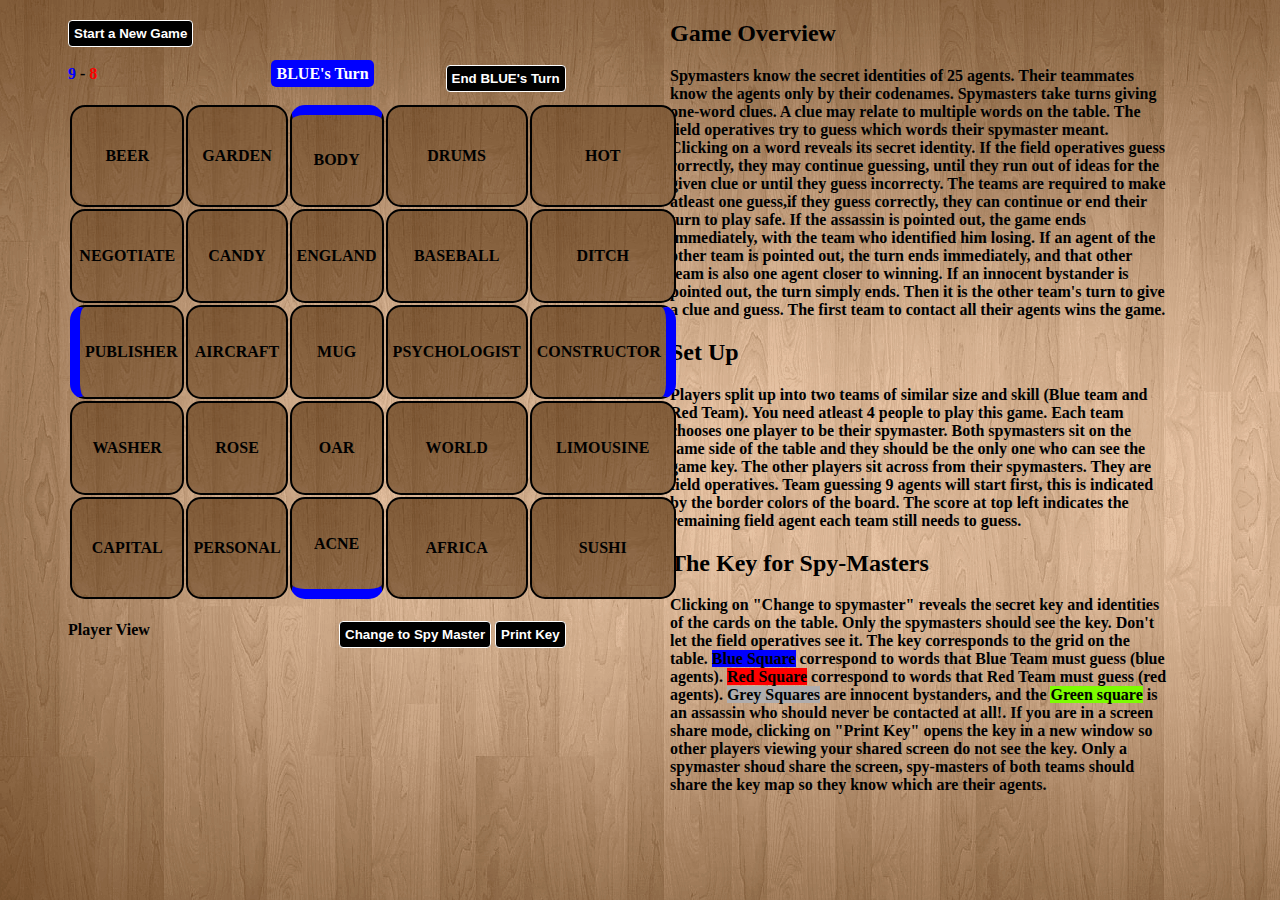
<file: index.html>
<!DOCTYPE html PUBLIC "-//W3C//DTD XHTML 1.0 Strict//EN" "http://www.w3.org/TR/xhtml1/DTD/xhtml1-strict.dtd">
<?xml version="1.0" encoding="UTF-8" ?>
<html xmlns="http://www.w3.org/1999/xhtml" lang="en" xml:lang="en">
<head>
    <meta http-equiv="Content-Type" content="XMLCCLREQUEST,APPLINK,MPAGES_EVENT,CCLLINK" name="discern"/>
	
	<link href="css/codenames.css" rel="stylesheet" />
	<script src="js/jquery-1.9.1.js"></script>
	<script src="js/codenames.js"></script>
			
	</style>
</head>
<body class="background">
	<div >
		<div class = "container">
			<button class="button" id="grid-generate" onclick="createGrid()" >Start a New Game</button><BR><BR>
			<div class="data-row"><span id="team1score"></span> - <span id="team2score"></span><span class="team-turn" id="teamturn"></span><button class = "end-turn" 		id="endturn" onclick="endTurn()"></button>
			</div> 
					<table class ="grid" id="tablegrid">
						<tbody>
							<tr>
								<td id="1"></td>
								<td id="2"></td>
								<td id="3"></td>
								<td id="4"></td>
								<td id="5"></td>
							</tr>
							<tr>
								<td id="6"></td>
								<td id="7"></td>
								<td id="8"></td>
								<td id="9"></td>
								<td id="10"></td>
							</tr>
							<tr>
								<td id="11"></td>
								<td id="12"></td>
								<td id="13"></td>
								<td id="14"></td>
								<td id="15"></td>
							</tr>
							<tr>
								<td id="16"></td>
								<td id="17"></td>
								<td id="18"></td>
								<td id="19"></td>
								<td id="20"></td>
							</tr>
							<tr>
								<td id="21"></td>
								<td id="22"></td>
								<td id="23"></td>
								<td id="24"></td>
								<td id="25"></td>
							</tr>
						</tbody>
					</table> 		
			<div class="data-row"><span  id="view-type">Player View</span>				
				<span class="end-turn">
					<button id="toggle-view" onclick="changeView()" >Change to Spy Master</button>
					<button onclick="printKey()">Print Key</button>
				</span>
			</div>	
		</div>
		
		<div class="rules">
			<h2>Game Overview</h2><p>Spymasters know the secret identities of 25 agents. Their teammates know the agents only by their codenames. Spymasters take turns giving one-word clues. A clue may relate to multiple words on the table. The field operatives try to guess which words their spymaster meant. Clicking on a word reveals its secret identity. If the field operatives guess correctly, they may continue guessing, until they run out of ideas for the given clue or until they guess incorrecty. The teams are required to make atleast one guess,if they guess correctly, they can continue or end their turn to play safe. If the assassin is pointed out, the game ends immediately, with the team who identified him losing. If an agent of the other team is pointed out, the turn ends immediately, and that other team is also one agent closer to winning. If an innocent bystander is pointed out, the turn simply ends. Then it is the other team's turn to give a clue and guess. The first team to contact all their agents wins the game.</p>
			<h2>Set Up</h2><p>Players split up into two teams of similar size and skill (Blue team and Red Team). You need atleast 4 people to play this game. Each team chooses one player to be their spymaster. Both spymasters sit on the same side of the table and they should be the only one who can see the game key. The other players sit across from their spymasters. They are field operatives. Team guessing 9 agents will start first, this is indicated by the border colors of the board. The score at top left indicates the remaining field agent each team still needs to guess.</p>
			<h2>The Key for Spy-Masters</h2><p>Clicking on "Change to spymaster" reveals the secret key and identities of the cards on the table. Only the spymasters
				should see the key. Don't let the field operatives see it. The key corresponds to the grid on the table. <span class="second-color">Blue Square</span> correspond to words that Blue Team must guess (blue agents). <span class="first-color">Red Square</span> correspond to words that Red Team must guess (red agents). <span class="neutral-color">Grey Squares</span> are innocent bystanders, and the <span class="assassign-color">Green square</span> is an assassin who should never be contacted at all!. If you are in a screen share mode, clicking on "Print Key" opens the key in a new window so other players viewing your shared screen do not see the key. Only a spymaster shoud share the screen, spy-masters of both teams should share the key map so they know which are their agents.</p>
		</div>
	</div>

<script type="text/javascript">
    createGrid();
</script>
</body>
</html>
</file>
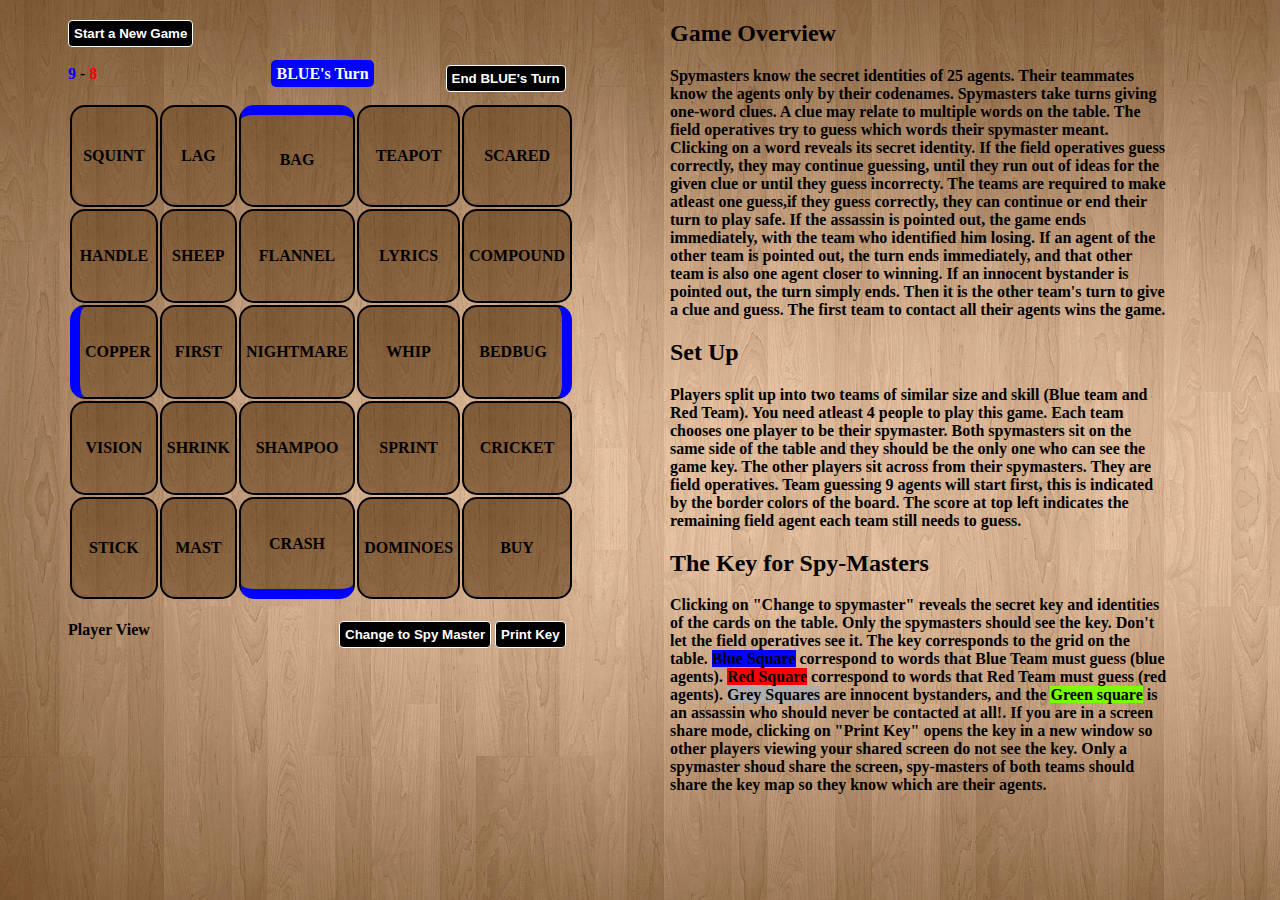
<file: codenames.html>
<!DOCTYPE html PUBLIC "-//W3C//DTD XHTML 1.0 Strict//EN" "http://www.w3.org/TR/xhtml1/DTD/xhtml1-strict.dtd">
<?xml version="1.0" encoding="UTF-8" ?>
<html xmlns="http://www.w3.org/1999/xhtml" lang="en" xml:lang="en">
<head>
    <meta http-equiv="Content-Type" content="XMLCCLREQUEST,APPLINK,MPAGES_EVENT,CCLLINK" name="discern"/>
	
	<link href="css/codenames.css" rel="stylesheet" />
	<script src="js/jquery-1.9.1.js"></script>
	<script src="js/codenames.js"></script>
			
	</style>
</head>
<body class="background">
	<div >
		<div class = "container">
			<button class="button" id="grid-generate" onclick="createGrid()" >Start a New Game</button><BR><BR>
			<div class="data-row"><span id="team1score"></span> - <span id="team2score"></span><span class="team-turn" id="teamturn"></span><button class = "end-turn" 		id="endturn" onclick="endTurn()"></button>
			</div> 
					<table class ="grid" id="tablegrid">
						<tbody>
							<tr>
								<td id="1"></td>
								<td id="2"></td>
								<td id="3"></td>
								<td id="4"></td>
								<td id="5"></td>
							</tr>
							<tr>
								<td id="6"></td>
								<td id="7"></td>
								<td id="8"></td>
								<td id="9"></td>
								<td id="10"></td>
							</tr>
							<tr>
								<td id="11"></td>
								<td id="12"></td>
								<td id="13"></td>
								<td id="14"></td>
								<td id="15"></td>
							</tr>
							<tr>
								<td id="16"></td>
								<td id="17"></td>
								<td id="18"></td>
								<td id="19"></td>
								<td id="20"></td>
							</tr>
							<tr>
								<td id="21"></td>
								<td id="22"></td>
								<td id="23"></td>
								<td id="24"></td>
								<td id="25"></td>
							</tr>
						</tbody>
					</table> 		
			<div class="data-row"><span  id="view-type">Player View</span>				
				<span class="end-turn">
					<button id="toggle-view" onclick="changeView()" >Change to Spy Master</button>
					<button onclick="printKey()">Print Key</button>
				</span>
			</div>	
		</div>
		
		<div class="rules">
			<h2>Game Overview</h2><p>Spymasters know the secret identities of 25 agents. Their teammates know the agents only by their codenames. Spymasters take turns giving one-word clues. A clue may relate to multiple words on the table. The field operatives try to guess which words their spymaster meant. Clicking on a word reveals its secret identity. If the field operatives guess correctly, they may continue guessing, until they run out of ideas for the given clue or until they guess incorrecty. The teams are required to make atleast one guess,if they guess correctly, they can continue or end their turn to play safe. If the assassin is pointed out, the game ends immediately, with the team who identified him losing. If an agent of the other team is pointed out, the turn ends immediately, and that other team is also one agent closer to winning. If an innocent bystander is pointed out, the turn simply ends. Then it is the other team's turn to give a clue and guess. The first team to contact all their agents wins the game.</p>
			<h2>Set Up</h2><p>Players split up into two teams of similar size and skill (Blue team and Red Team). You need atleast 4 people to play this game. Each team chooses one player to be their spymaster. Both spymasters sit on the same side of the table and they should be the only one who can see the game key. The other players sit across from their spymasters. They are field operatives. Team guessing 9 agents will start first, this is indicated by the border colors of the board. The score at top left indicates the remaining field agent each team still needs to guess.</p>
			<h2>The Key for Spy-Masters</h2><p>Clicking on "Change to spymaster" reveals the secret key and identities of the cards on the table. Only the spymasters
				should see the key. Don't let the field operatives see it. The key corresponds to the grid on the table. <span class="second-color">Blue Square</span> correspond to words that Blue Team must guess (blue agents). <span class="first-color">Red Square</span> correspond to words that Red Team must guess (red agents). <span class="neutral-color">Grey Squares</span> are innocent bystanders, and the <span class="assassign-color">Green square</span> is an assassin who should never be contacted at all!. If you are in a screen share mode, clicking on "Print Key" opens the key in a new window so other players viewing your shared screen do not see the key. Only a spymaster shoud share the screen, spy-masters of both teams should share the key map so they know which are their agents.</p>
		</div>
	</div>

<script type="text/javascript">
    createGrid();
</script>
</body>
</html>
</file>
<file: css/codenames.css>
table {
  width: 100%;
}

td {
  width:20%;height:90px;
  border: 2px solid;
  position: relative;
  text-align: center;
  font-weight:bold;  
  border-radius:15px;
  padding:0px 5px;
}


.background{background:url('../images/backgroundimg.png')no-repeat;}
		
div {font-weight:bold;padding-left:20px;}
button {border-radius:5px;text-decoration: none;
	font-weight:bold;
	background:#000;
	color: white;
	padding: 5px 5px;	
	border: 1px solid; 
	border-radius: 4px;
	}
.container{width:40%;float:left;}
.grid {border-width:0px;border-style: solid1; margin:20px;}
.button{margin-left:20px;}
.first-color{background-color:#F00;}
.second-color{background-color:#00F;}
.default-color td {background-color:#FFF;}
.neutral-color {background-color:#B0ADAD;}
.assassign-color {background-color:#7CFC00;}
.end-turn{float:right;}
.team-turn{text-align:center;margin-left:35%;color:#FFF;font-weight:bold;padding: 5px;border-radius:5px;}
.data-row{margin-right:-20px;}
.center{text-align:center;color:#FFF;font-weight:bold;padding: 5px;}
.rules {margin-left:50%;width:40%;}
</file>
